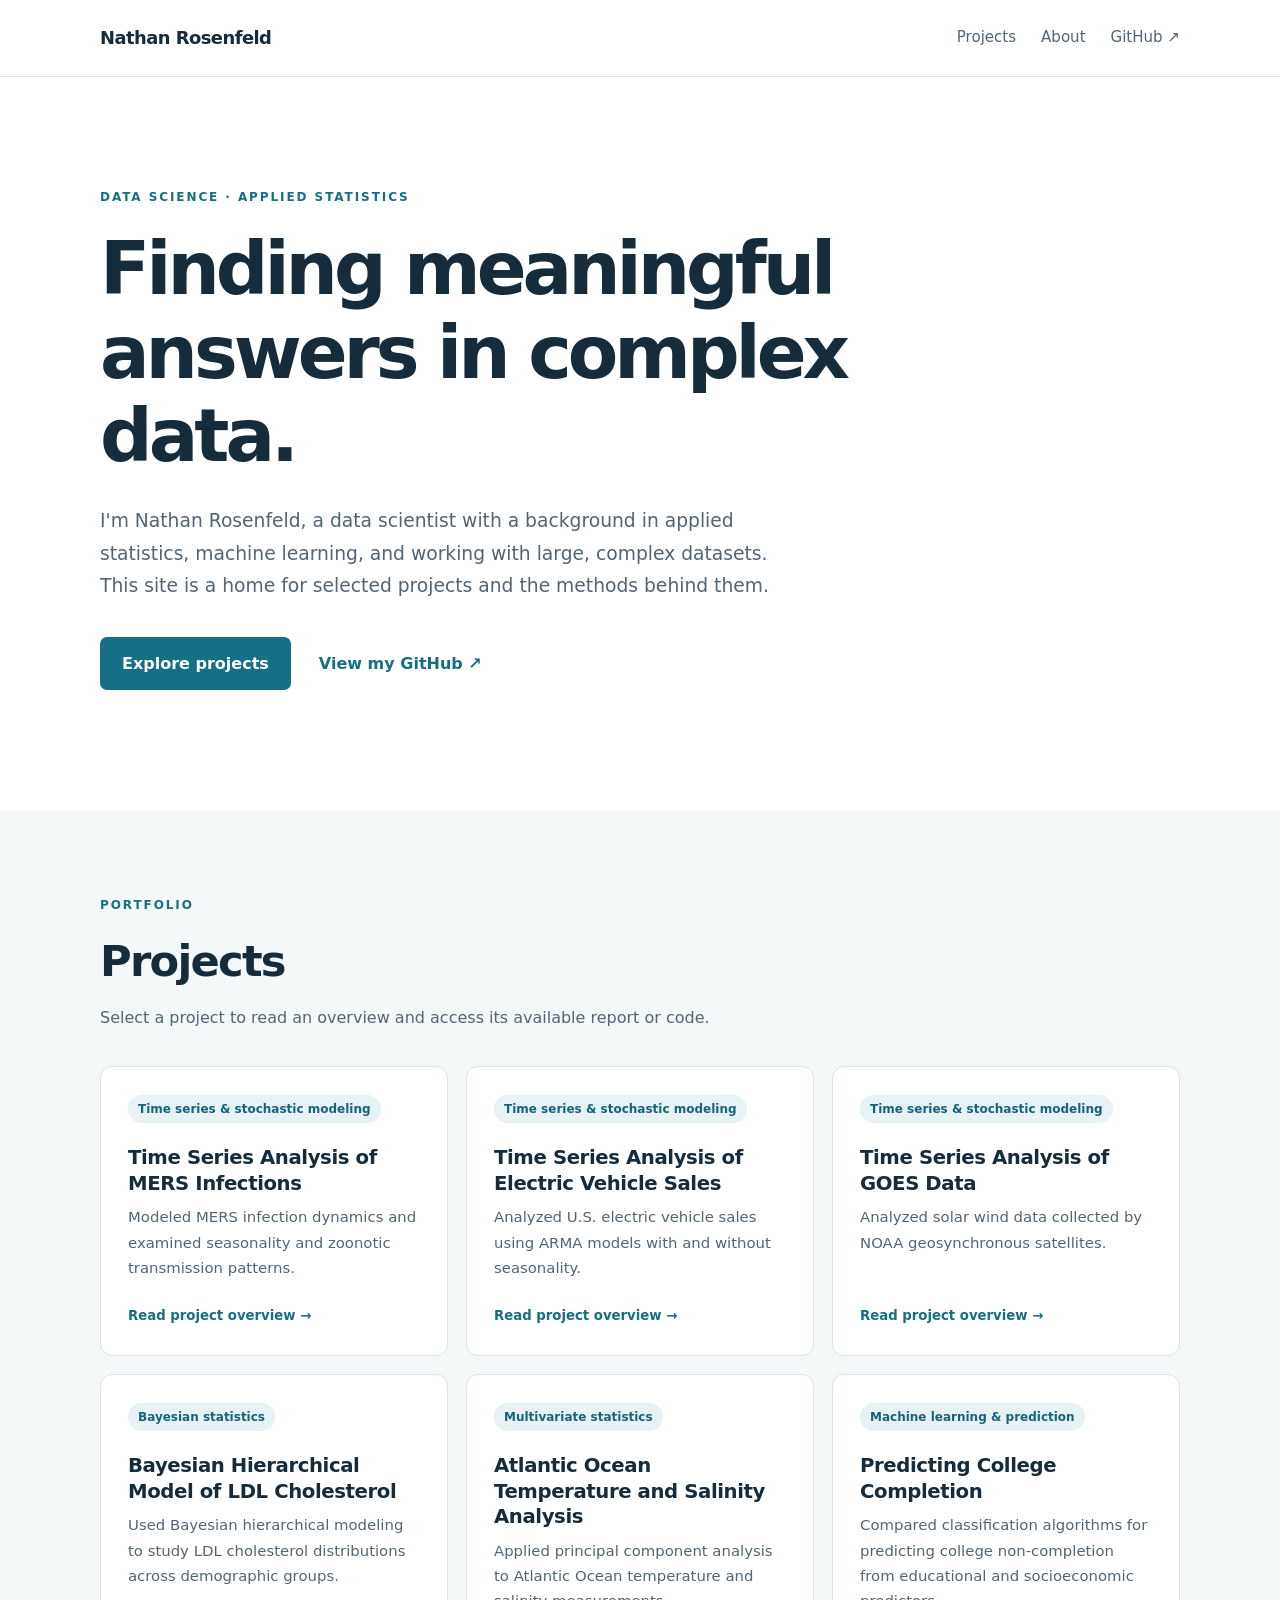
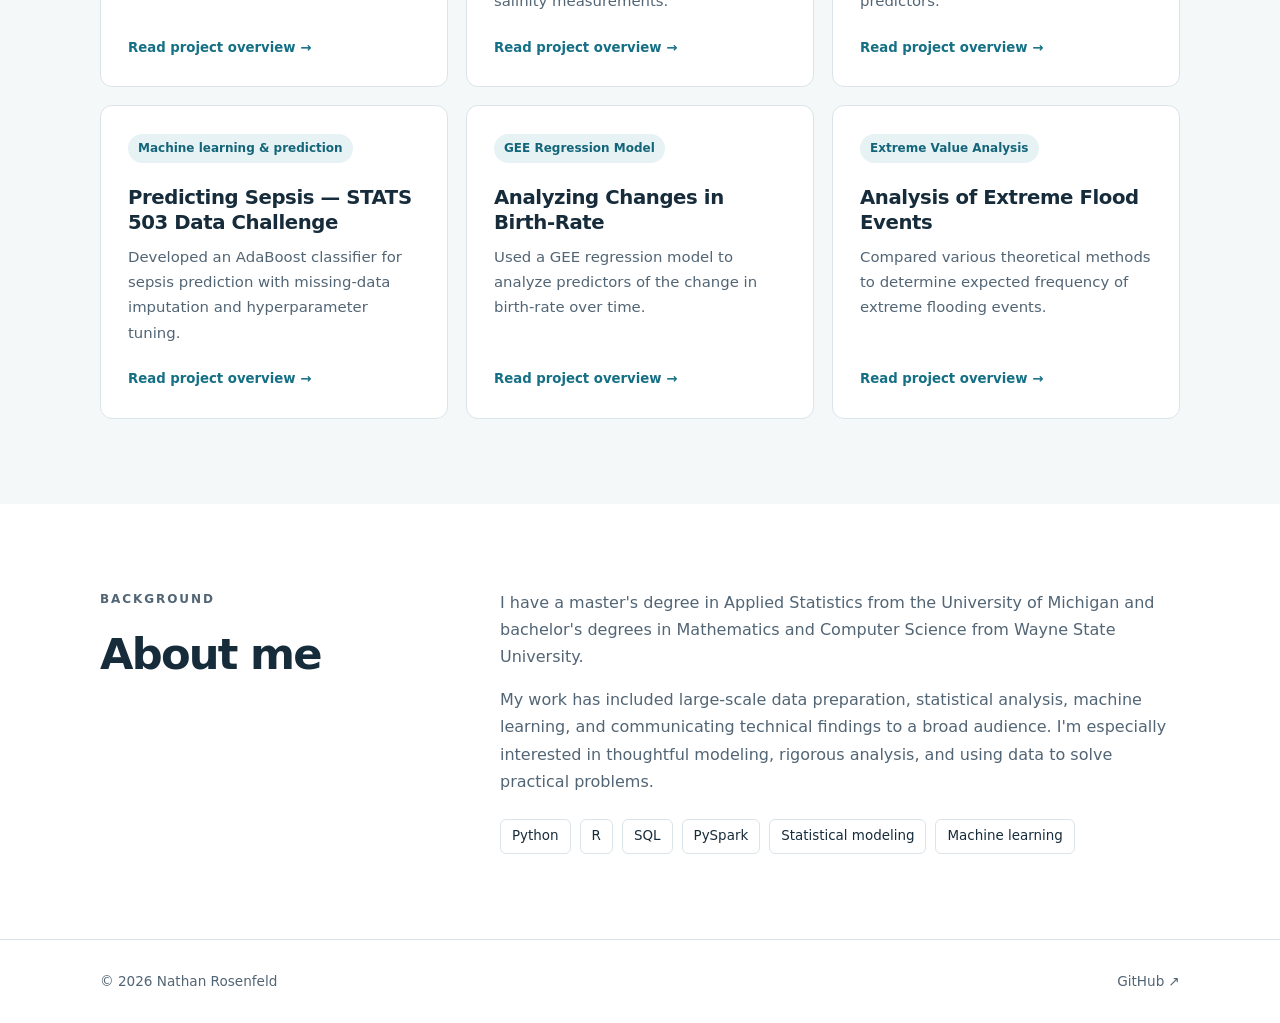
<file: index.html>
<!doctype html>
<html lang="en">
<head>
  <meta charset="utf-8">
  <meta name="viewport" content="width=device-width,initial-scale=1">
  <meta name="description" content="Projects in statistical modeling, time series, Bayesian analysis and machine learning.">
  <title>
    Data Science Portfolio | Nathan Rosenfeld
  </title>
  <link rel="stylesheet" href="/style.css">
</head>
<body>
  <header class="site-header">
    <nav class="container nav" aria-label="Main navigation">
      <a class="brand" href="/">Nathan Rosenfeld</a>
      <div class="nav-links">
        <a href="/#projects">Projects</a>
        <a href="/#about">About</a>
        <a href="https://github.com/nrosenfeld" target="_blank" rel="noopener noreferrer">GitHub ↗</a>
      </div>
    </nav>
  </header>

  <main>
    <section class="hero container" id="home">
      <p class="eyebrow">DATA SCIENCE · APPLIED STATISTICS</p>
      <h1>Finding meaningful answers in complex data.</h1>
      <p class="lead">I'm Nathan Rosenfeld, a data scientist with a background in applied statistics,
        machine learning, and working with large, complex datasets. This site is a home for selected
        projects and the methods behind them.
      </p>
      <div class="actions">
        <a class="button" href="#projects">Explore projects</a>
        <a class="text-link" href="https://github.com/nrosenfeld" target="_blank" rel="noopener noreferrer">View my GitHub ↗</a>
      </div>
    </section>

    <section class="section tinted" id="projects">
      <div class="container">
        <p class="eyebrow">PORTFOLIO</p>
        <h2>Projects</h2>
        <p class="section-intro">Select a project to read an overview and access its available report or code.</p>
        <div class="project-grid">
          <article class="project-card">
            <div class="card-top">
              <span class="tag">Time series &amp; stochastic modeling</span>
            </div>
              <h3><a href="/projects/mers.html">Time Series Analysis of MERS Infections</a>
              </h3>
              <p>Modeled MERS infection dynamics and examined seasonality and zoonotic transmission patterns.</p>
              <p class="status">
                <a href="/projects/mers.html">Read project overview →</a>
              </p>
            </article>

            <article class="project-card">
              <div class="card-top">
                <span class="tag">Time series &amp; stochastic modeling</span>
              </div>
              <h3>
                <a href="/projects/electric-vehicle-sales.html">Time Series Analysis of Electric Vehicle Sales</a>
              </h3>
              <p>Analyzed U.S. electric vehicle sales using ARMA models with and without seasonality.</p>
              <p class="status"><a href="/projects/electric-vehicle-sales.html">Read project overview →</a></p>
            </article>

            <article class="project-card">
              <div class="card-top">
                <span class="tag">Time series &amp; stochastic modeling</span>
              </div>
              <h3>
                <a href="/projects/goes.html">Time Series Analysis of GOES Data</a>
              </h3>
              <p>Analyzed solar wind data collected by NOAA geosynchronous satellites.</p>
              <p class="status"><a href="/projects/goes.html">Read project overview →</a></p>
            </article>

            <article class="project-card">
              <div class="card-top">
                <span class="tag">Bayesian statistics</span>
              </div>
              <h3>
                <a href="/projects/ldl.html">Bayesian Hierarchical Model of LDL Cholesterol</a>
              </h3>
              <p>Used Bayesian hierarchical modeling to study LDL cholesterol distributions across demographic groups.</p>
              <p class="status">
                <a href="/projects/ldl.html">Read project overview →</a>
              </p>
            </article>

            <article class="project-card">
              <div class="card-top">
                <span class="tag">Multivariate statistics</span>
              </div>
              <h3>
                <a href="/projects/atlantic.html">Atlantic Ocean Temperature and Salinity Analysis</a>
              </h3>
              <p>Applied principal component analysis to Atlantic Ocean temperature and salinity measurements.</p>
              <p class="status"><a href="/projects/atlantic.html">Read project overview →</a></p>
            </article>

            <article class="project-card">
              <div class="card-top">
                <span class="tag">Machine learning &amp; prediction</span>
              </div>
              <h3>
                <a href="/projects/college.html">Predicting College Completion</a>
              </h3>
              <p>Compared classification algorithms for predicting college non-completion from educational and socioeconomic predictors.</p>
              <p class="status">
                <a href="/projects/college.html">Read project overview →</a>
              </p>
            </article>

            <article class="project-card">
              <div class="card-top">
                <span class="tag">Machine learning &amp; prediction</span>
              </div>
              <h3>
                <a href="/projects/sepsis.html">Predicting Sepsis — STATS 503 Data Challenge</a>
              </h3>
              <p>Developed an AdaBoost classifier for sepsis prediction with missing-data imputation and hyperparameter tuning.</p>
              <p class="status">
                <a href="/projects/sepsis.html">Read project overview →</a>
              </p>
            </article>

            <article class="project-card">
              <div class="card-top">
                <span class="tag">GEE Regression Model</span>
              </div>
              <h3>
                <a href="/projects/natality.html">Analyzing Changes in Birth-Rate</a>
              </h3>
              <p>Used a GEE regression model to analyze predictors of the change in birth-rate over time.</p>
              <p class="status">
                <a href="/projects/natality.html">Read project overview →</a>
              </p>
            </article>

            <article class="project-card">
              <div class="card-top">
                <span class="tag">Extreme Value Analysis</span>
              </div>
              <h3>
                <a href="/projects/flooding.html">Analysis of Extreme Flood Events</a>
              </h3>
              <p>Compared various theoretical methods to determine expected frequency of extreme flooding events.</p>
              <p class="status">
                <a href="/projects/flooding.html">Read project overview →</a>
              </p>
            </article>




          </div>
        </div>
      </section>

      <section class="section container about" id="about">
        <div>
          <p class="eyebrow">BACKGROUND</p>
          <h2>About me</h2>
        </div>
        <div>
          <p>I have a master's degree in Applied Statistics from the University of Michigan and bachelor's degrees in Mathematics and
            Computer Science from Wayne State University.</p>
          <p>My work has included large-scale data preparation, statistical analysis, machine learning, and communicating technical
            findings to a broad audience. I'm especially interested in thoughtful modeling, rigorous analysis, and using data to solve
            practical problems.
          </p>

          <div class="skills">
            <span>Python</span>
            <span>R</span>
            <span>SQL</span>
            <span>PySpark</span>
            <span>Statistical modeling</span>
            <span>Machine learning</span>
          </div>
        </div>
      </section>
    </main>

    <footer>
      <div class="container footer">
        <span>© <span id="year">2026</span> Nathan Rosenfeld</span>
        <a href="https://github.com/nrosenfeld" target="_blank" rel="noopener noreferrer">GitHub ↗</a>
      </div>
    </footer>

    <script>document.getElementById("year").textContent = new Date().getFullYear();</script></body></html>
</file>
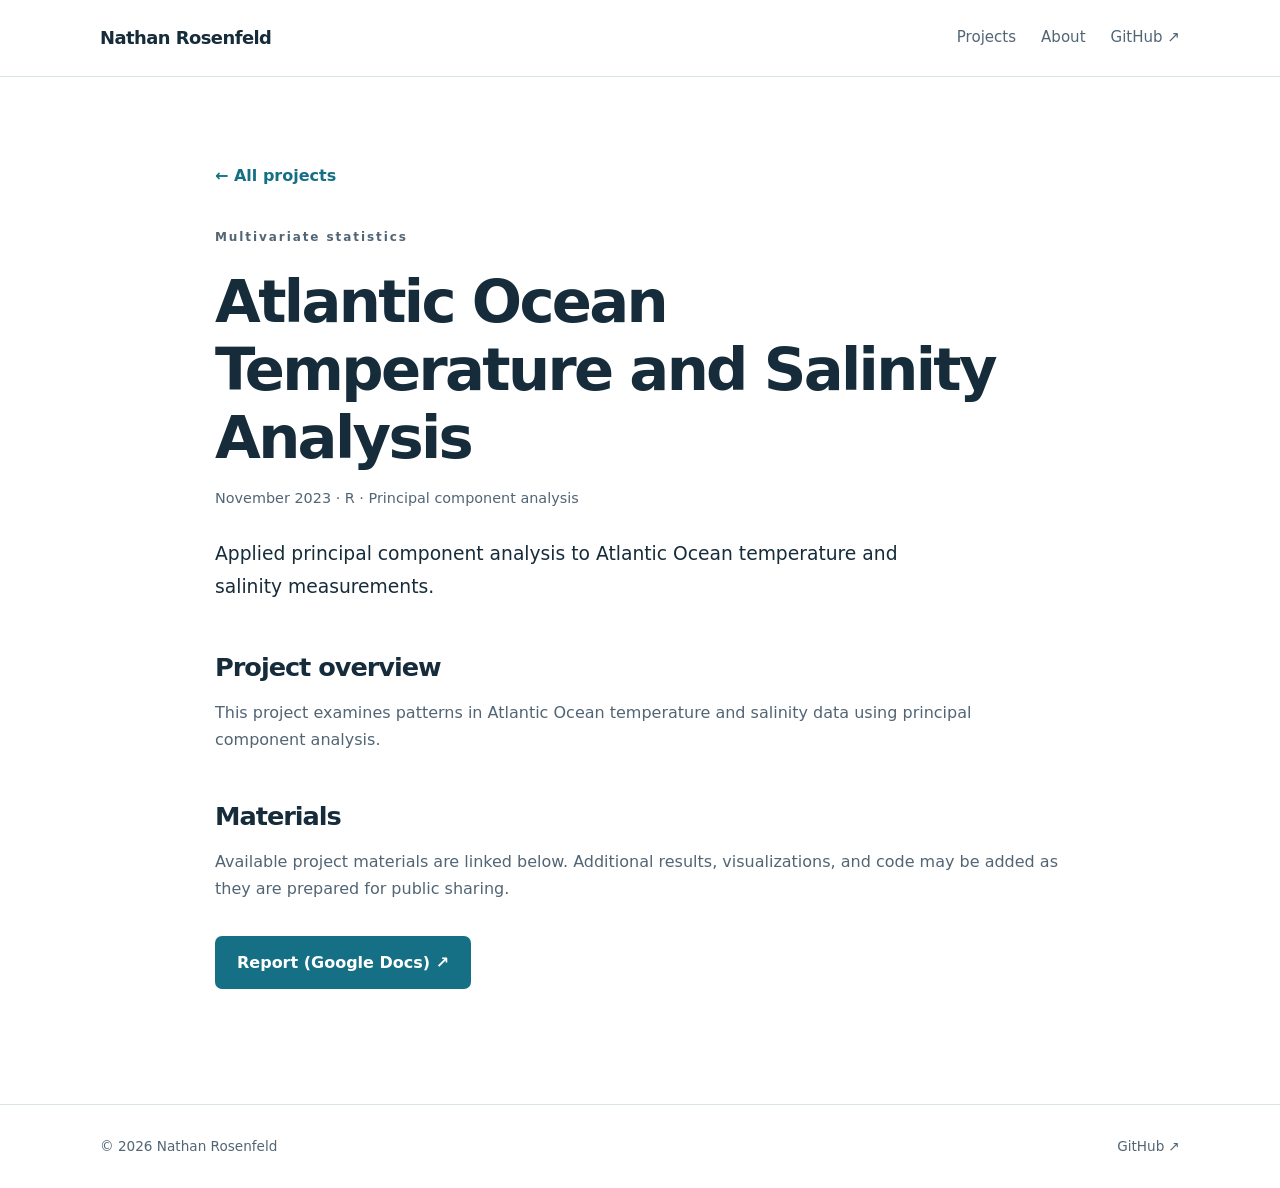
<file: projects/atlantic.html>
<!doctype html><html lang="en"><head><meta charset="utf-8"><meta name="viewport" content="width=device-width,initial-scale=1"><meta name="description" content="Applied principal component analysis to Atlantic Ocean temperature and salinity measurements."><title>Atlantic Ocean Temperature and Salinity Analysis | Nathan Rosenfeld</title><link rel="stylesheet" href="/style.css"></head><body><header class="site-header"><nav class="container nav" aria-label="Main navigation"><a class="brand" href="/">Nathan Rosenfeld</a><div class="nav-links"><a href="/#projects">Projects</a><a href="/#about">About</a><a href="https://github.com/nrosenfeld" target="_blank" rel="noopener noreferrer">GitHub ↗</a></div></nav></header><main><section class="section container project-detail"><a class="text-link" href="/#projects">← All projects</a><p class="eyebrow" style="margin-top:38px">Multivariate statistics</p><h1>Atlantic Ocean Temperature and Salinity Analysis</h1><p class="detail-meta">November 2023 · R · Principal component analysis</p><p class="lead">Applied principal component analysis to Atlantic Ocean temperature and salinity measurements.</p><h2>Project overview</h2><p>This project examines patterns in Atlantic Ocean temperature and salinity data using principal component analysis.</p><h2>Materials</h2><p>Available project materials are linked below. Additional results, visualizations, and code may be added as they are prepared for public sharing.</p><div class="actions"><a class="button" href="https://docs.google.com/document/d/1p1R6ZIjlBqW3QqHDlXFXkCoJvnSn6vyawREAB6zU2_A/edit?usp=sharing" target="_blank" rel="noopener noreferrer">Report (Google Docs) ↗</a></div></section></main><footer><div class="container footer"><span>© <span id="year">2026</span> Nathan Rosenfeld</span><a href="https://github.com/nrosenfeld" target="_blank" rel="noopener noreferrer">GitHub ↗</a></div></footer><script>document.getElementById("year").textContent = new Date().getFullYear();</script></body></html>
</file>
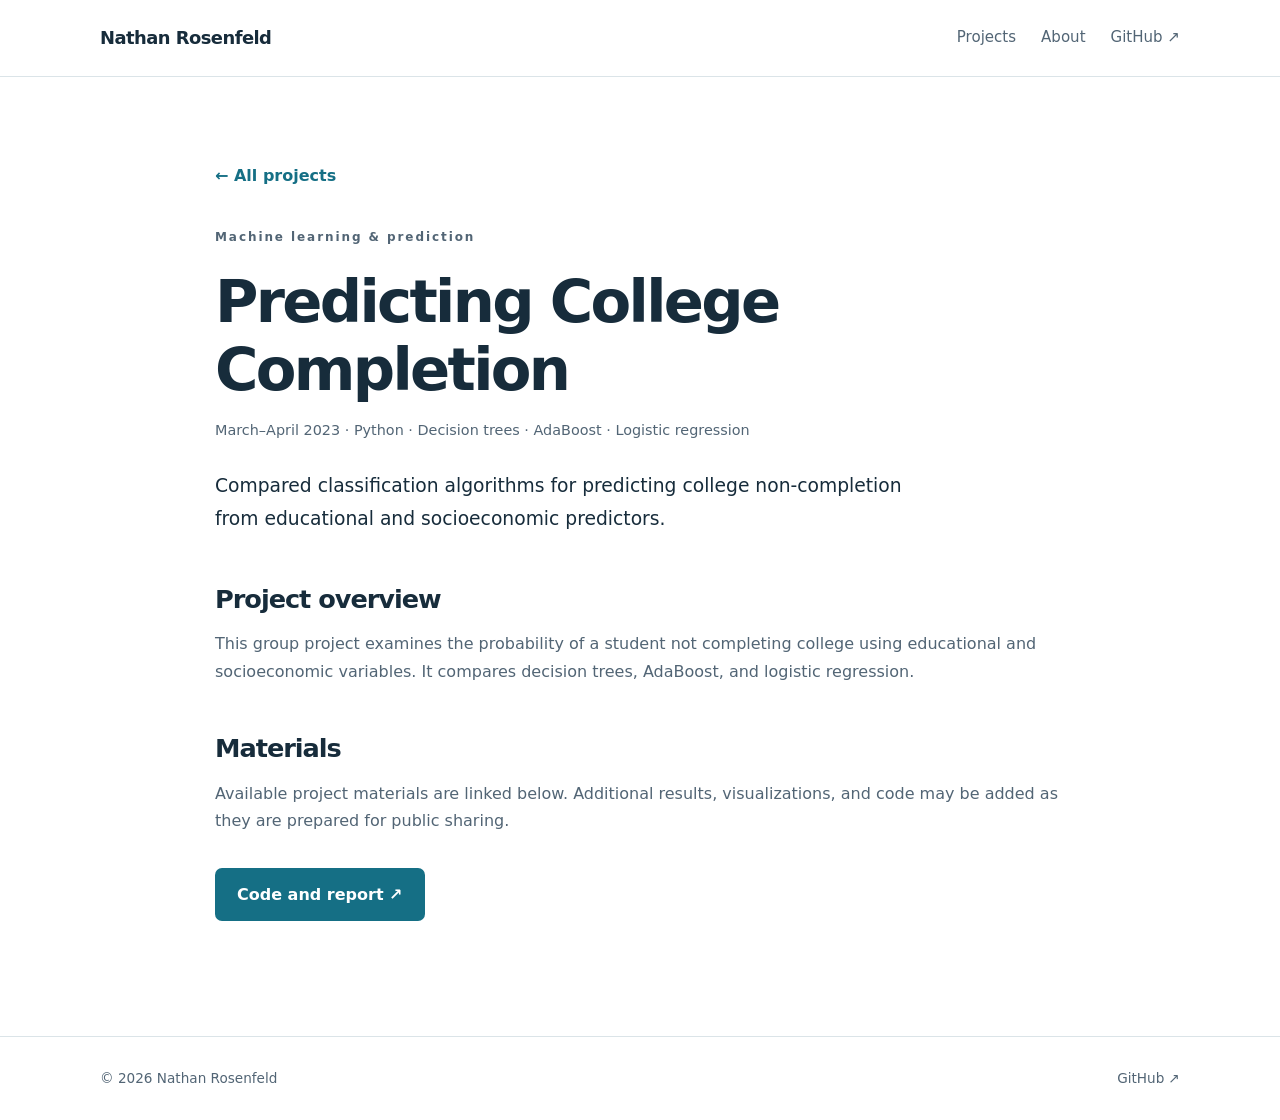
<file: projects/college.html>
<!doctype html><html lang="en"><head><meta charset="utf-8"><meta name="viewport" content="width=device-width,initial-scale=1"><meta name="description" content="Compared classification algorithms for predicting college non-completion from educational and socioeconomic predictors."><title>Predicting College Completion | Nathan Rosenfeld</title><link rel="stylesheet" href="/style.css"></head><body><header class="site-header"><nav class="container nav" aria-label="Main navigation"><a class="brand" href="/">Nathan Rosenfeld</a><div class="nav-links"><a href="/#projects">Projects</a><a href="/#about">About</a><a href="https://github.com/nrosenfeld" target="_blank" rel="noopener noreferrer">GitHub ↗</a></div></nav></header><main><section class="section container project-detail"><a class="text-link" href="/#projects">← All projects</a><p class="eyebrow" style="margin-top:38px">Machine learning &amp; prediction</p><h1>Predicting College Completion</h1><p class="detail-meta">March–April 2023 · Python · Decision trees · AdaBoost · Logistic regression</p><p class="lead">Compared classification algorithms for predicting college non-completion from educational and socioeconomic predictors.</p><h2>Project overview</h2><p>This group project examines the probability of a student not completing college using educational and socioeconomic variables. It compares decision trees, AdaBoost, and logistic regression.</p><h2>Materials</h2><p>Available project materials are linked below. Additional results, visualizations, and code may be added as they are prepared for public sharing.</p><div class="actions"><a class="button" href="https://github.com/nrosenfeld/school_complete" target="_blank" rel="noopener noreferrer">Code and report ↗</a></div></section></main><footer><div class="container footer"><span>© <span id="year">2026</span> Nathan Rosenfeld</span><a href="https://github.com/nrosenfeld" target="_blank" rel="noopener noreferrer">GitHub ↗</a></div></footer><script>document.getElementById("year").textContent = new Date().getFullYear();</script></body></html>
</file>
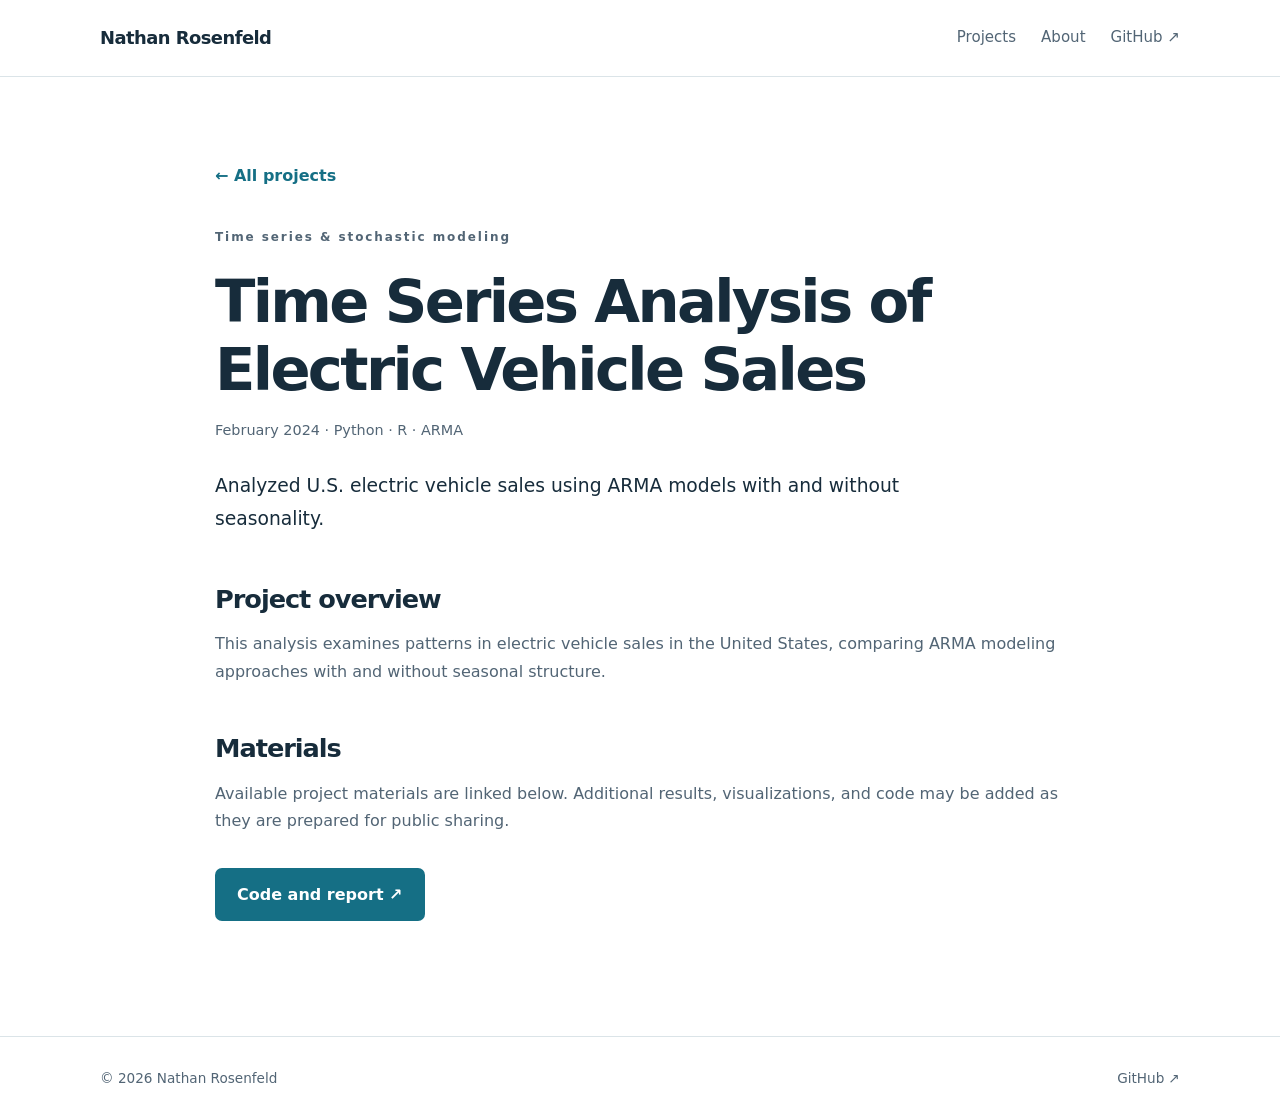
<file: projects/electric-vehicle-sales.html>
<!doctype html><html lang="en"><head><meta charset="utf-8"><meta name="viewport" content="width=device-width,initial-scale=1"><meta name="description" content="Analyzed U.S. electric vehicle sales using ARMA models with and without seasonality."><title>Time Series Analysis of Electric Vehicle Sales | Nathan Rosenfeld</title><link rel="stylesheet" href="/style.css"></head><body><header class="site-header"><nav class="container nav" aria-label="Main navigation"><a class="brand" href="/">Nathan Rosenfeld</a><div class="nav-links"><a href="/#projects">Projects</a><a href="/#about">About</a><a href="https://github.com/nrosenfeld" target="_blank" rel="noopener noreferrer">GitHub ↗</a></div></nav></header><main><section class="section container project-detail"><a class="text-link" href="/#projects">← All projects</a><p class="eyebrow" style="margin-top:38px">Time series &amp; stochastic modeling</p><h1>Time Series Analysis of Electric Vehicle Sales</h1><p class="detail-meta">February 2024 · Python · R · ARMA</p><p class="lead">Analyzed U.S. electric vehicle sales using ARMA models with and without seasonality.</p><h2>Project overview</h2><p>This analysis examines patterns in electric vehicle sales in the United States, comparing ARMA modeling approaches with and without seasonal structure.</p><h2>Materials</h2><p>Available project materials are linked below. Additional results, visualizations, and code may be added as they are prepared for public sharing.</p><div class="actions"><a class="button" href="https://github.com/nrosenfeld/electric-vehicle-sales" target="_blank" rel="noopener noreferrer">Code and report ↗</a></div></section></main><footer><div class="container footer"><span>© <span id="year">2026</span> Nathan Rosenfeld</span><a href="https://github.com/nrosenfeld" target="_blank" rel="noopener noreferrer">GitHub ↗</a></div></footer><script>document.getElementById("year").textContent = new Date().getFullYear();</script></body></html>
</file>
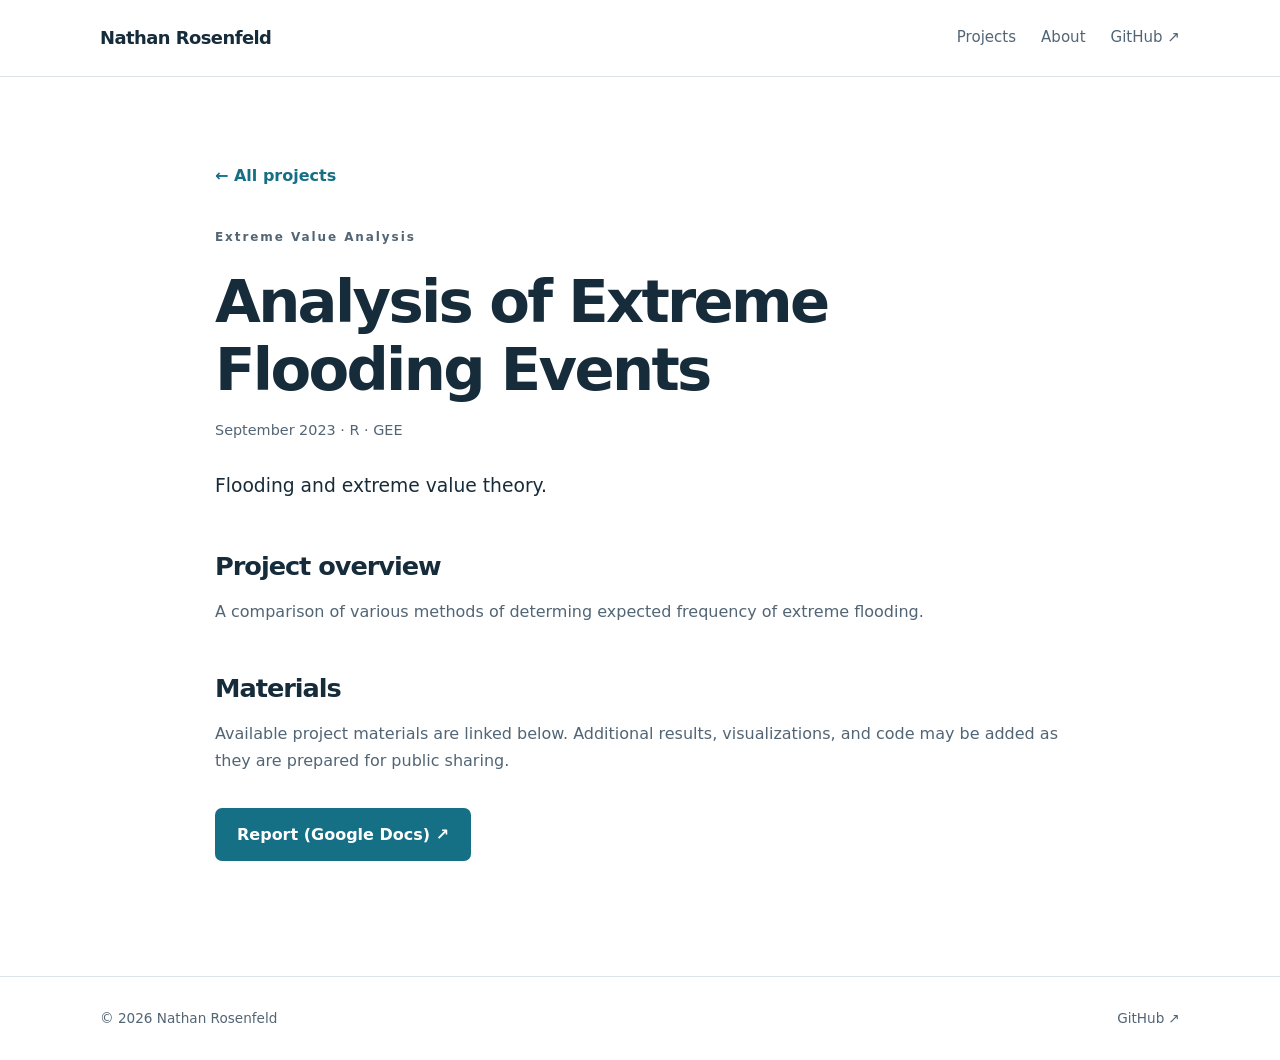
<file: projects/flooding.html>
<!doctype html>
<html lang="en">
<head>
  <meta charset="utf-8">
  <meta name="viewport" content="width=device-width,initial-scale=1">
  <meta name="description" content="Analyzed solar wind data collected by NOAA geosynchronous satellites.">
  <title>Analysis of Extreme Flooding Events| Nathan Rosenfeld</title>

  <link rel="stylesheet" href="/style.css"></head>
  <body>
    <header class="site-header">
      <nav class="container nav" aria-label="Main navigation">
        <a class="brand" href="/">Nathan Rosenfeld</a>
        <div class="nav-links">
          <a href="/#projects">Projects</a>
          <a href="/#about">About</a>
          <a href="https://github.com/nrosenfeld" target="_blank" rel="noopener noreferrer">GitHub ↗</a>
        </div>
      </nav>
    </header>

    <main>
      <section class="section container project-detail">
        <a class="text-link" href="/#projects">← All projects</a>
        <p class="eyebrow" style="margin-top:38px">Extreme Value Analysis</p>
        <h1>Analysis of Extreme Flooding Events</h1>
        <p class="detail-meta">September 2023 · R · GEE</p>
        <p class="lead">Flooding and extreme value theory.</p>
        <h2>Project overview</h2>
        <p>A comparison of various methods of determing expected frequency of extreme flooding.</p>

        <h2>Materials</h2>
        <p>Available project materials are linked below. Additional results, visualizations,
          and code may be added as they are prepared for public sharing.
        </p>
        <div class="actions">
          <a class="button" href="https://docs.google.com/document/d/15q2sGziUUUalhKEYvjyVOuMouAZcZvI_TmFvIcuxk30/edit?usp=sharing" target="_blank" rel="noopener noreferrer">Report (Google Docs) ↗</a>
        </div>
      </section>
    </main>

    <footer>
      <div class="container footer"><span>© <span id="year">2026</span> Nathan Rosenfeld</span><a href="https://github.com/nrosenfeld" target="_blank" rel="noopener noreferrer">GitHub ↗</a></div></footer><script>document.getElementById("year").textContent = new Date().getFullYear();</script></body></html>
</file>
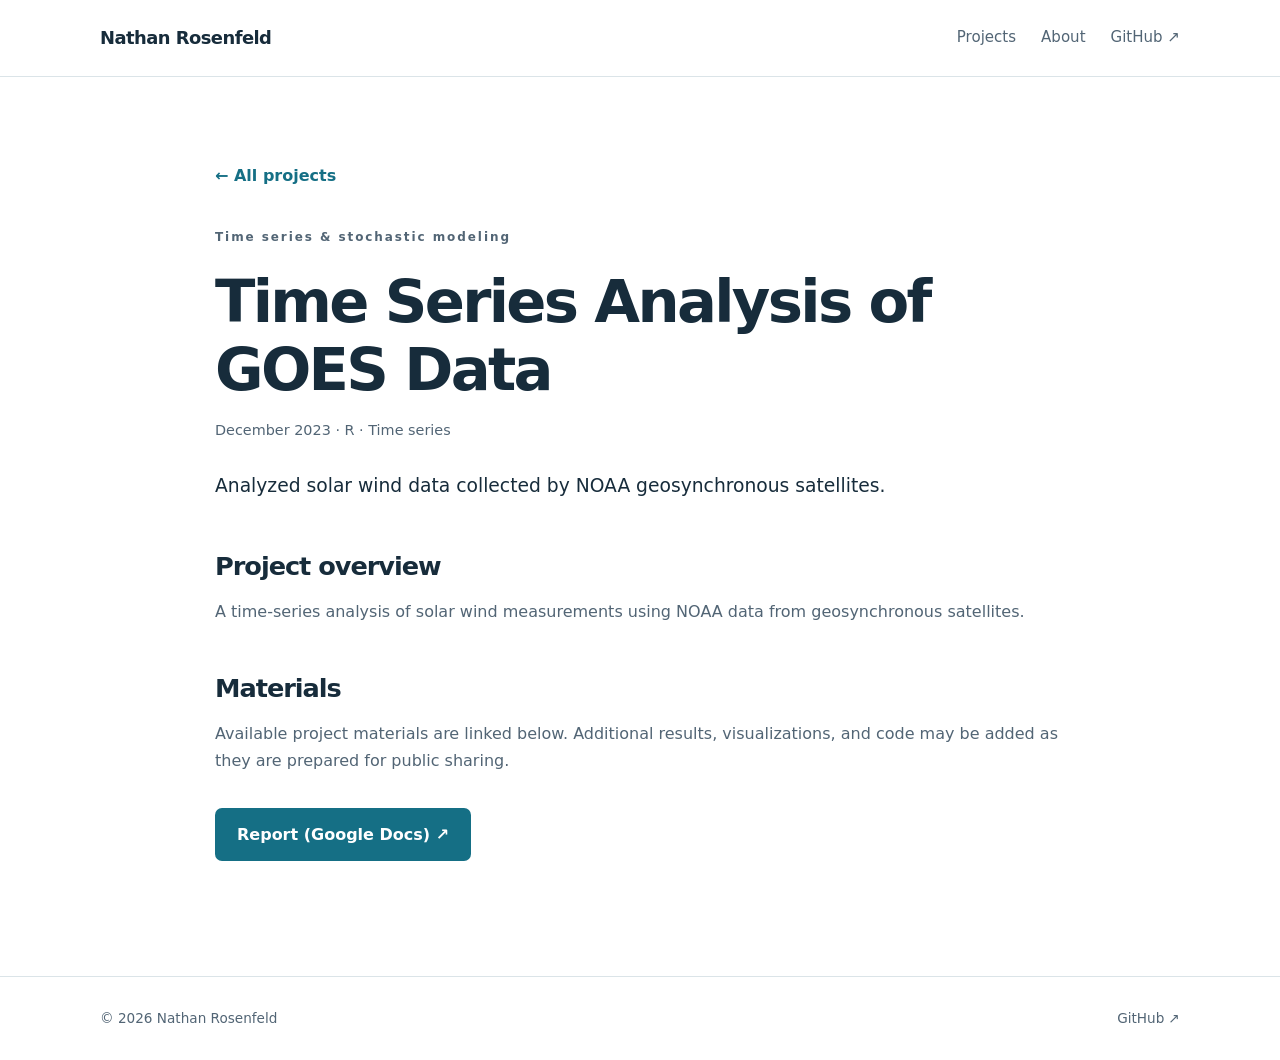
<file: projects/goes.html>
<!doctype html><html lang="en"><head><meta charset="utf-8"><meta name="viewport" content="width=device-width,initial-scale=1"><meta name="description" content="Analyzed solar wind data collected by NOAA geosynchronous satellites."><title>Time Series Analysis of GOES Data | Nathan Rosenfeld</title><link rel="stylesheet" href="/style.css"></head><body><header class="site-header"><nav class="container nav" aria-label="Main navigation"><a class="brand" href="/">Nathan Rosenfeld</a><div class="nav-links"><a href="/#projects">Projects</a><a href="/#about">About</a><a href="https://github.com/nrosenfeld" target="_blank" rel="noopener noreferrer">GitHub ↗</a></div></nav></header><main><section class="section container project-detail"><a class="text-link" href="/#projects">← All projects</a><p class="eyebrow" style="margin-top:38px">Time series &amp; stochastic modeling</p><h1>Time Series Analysis of GOES Data</h1><p class="detail-meta">December 2023 · R · Time series</p><p class="lead">Analyzed solar wind data collected by NOAA geosynchronous satellites.</p><h2>Project overview</h2><p>A time-series analysis of solar wind measurements using NOAA data from geosynchronous satellites.</p><h2>Materials</h2><p>Available project materials are linked below. Additional results, visualizations, and code may be added as they are prepared for public sharing.</p><div class="actions"><a class="button" href="https://docs.google.com/document/d/1I8_DxEbKslbP3HpfkVU8walQFl4TXvtoxePNG2STu_A/edit?usp=sharing" target="_blank" rel="noopener noreferrer">Report (Google Docs) ↗</a></div></section></main><footer><div class="container footer"><span>© <span id="year">2026</span> Nathan Rosenfeld</span><a href="https://github.com/nrosenfeld" target="_blank" rel="noopener noreferrer">GitHub ↗</a></div></footer><script>document.getElementById("year").textContent = new Date().getFullYear();</script></body></html>
</file>
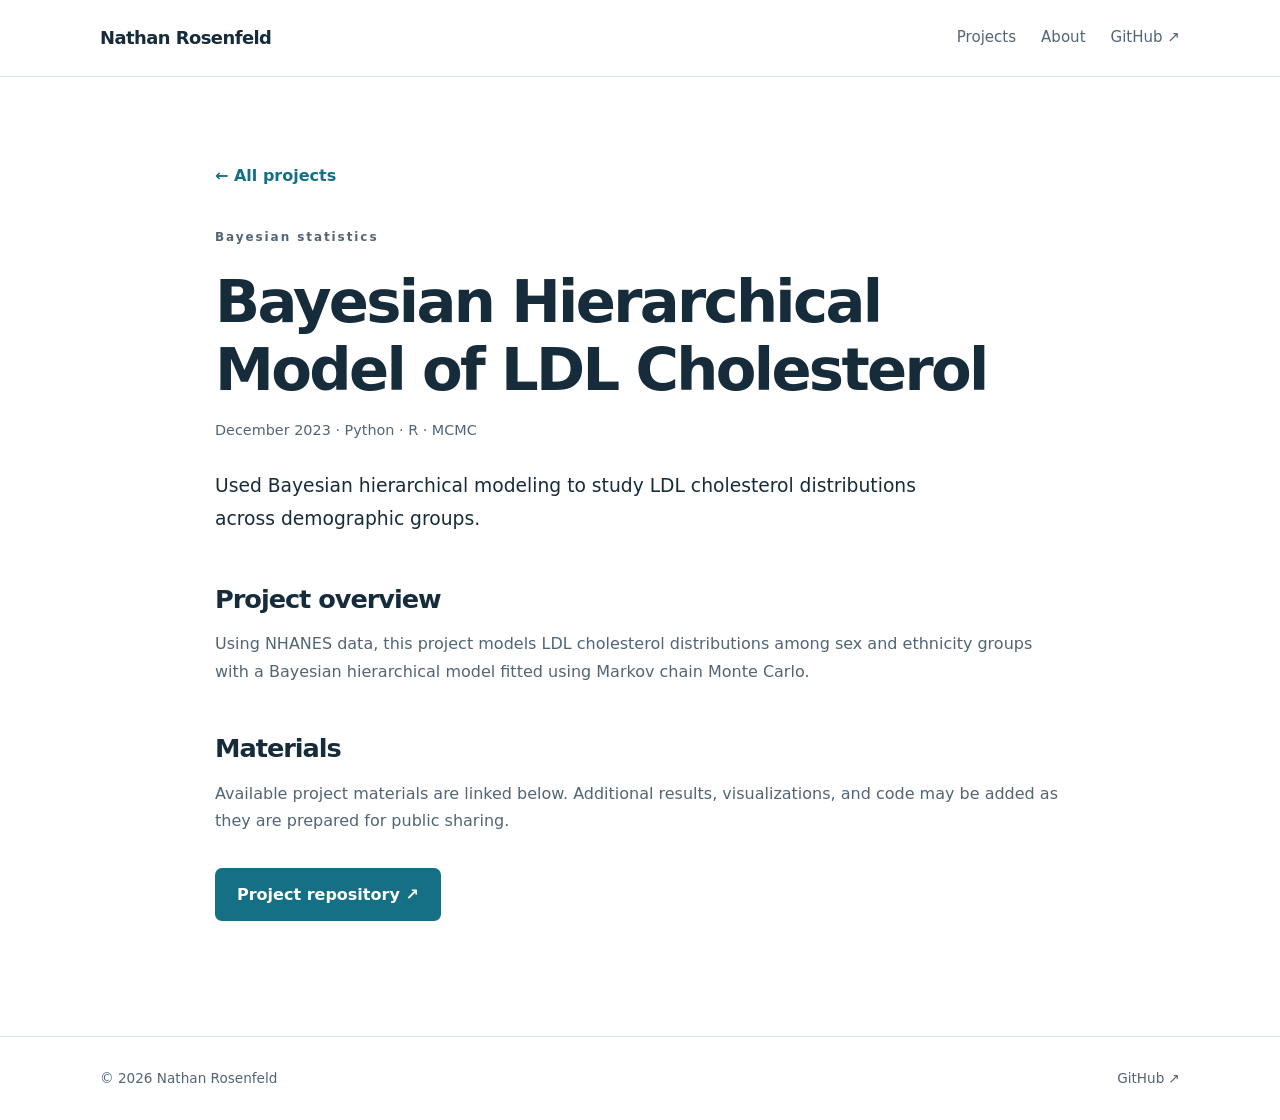
<file: projects/ldl.html>
<!doctype html><html lang="en"><head><meta charset="utf-8"><meta name="viewport" content="width=device-width,initial-scale=1"><meta name="description" content="Used Bayesian hierarchical modeling to study LDL cholesterol distributions across demographic groups."><title>Bayesian Hierarchical Model of LDL Cholesterol | Nathan Rosenfeld</title><link rel="stylesheet" href="/style.css"></head><body><header class="site-header"><nav class="container nav" aria-label="Main navigation"><a class="brand" href="/">Nathan Rosenfeld</a><div class="nav-links"><a href="/#projects">Projects</a><a href="/#about">About</a><a href="https://github.com/nrosenfeld" target="_blank" rel="noopener noreferrer">GitHub ↗</a></div></nav></header><main><section class="section container project-detail"><a class="text-link" href="/#projects">← All projects</a><p class="eyebrow" style="margin-top:38px">Bayesian statistics</p><h1>Bayesian Hierarchical Model of LDL Cholesterol</h1><p class="detail-meta">December 2023 · Python · R · MCMC</p><p class="lead">Used Bayesian hierarchical modeling to study LDL cholesterol distributions across demographic groups.</p><h2>Project overview</h2><p>Using NHANES data, this project models LDL cholesterol distributions among sex and ethnicity groups with a Bayesian hierarchical model fitted using Markov chain Monte Carlo.</p><h2>Materials</h2><p>Available project materials are linked below. Additional results, visualizations, and code may be added as they are prepared for public sharing.</p><div class="actions"><a class="button" href="https://github.com/nrosenfeld/LDL-hierarchical-model" target="_blank" rel="noopener noreferrer">Project repository ↗</a></div></section></main><footer><div class="container footer"><span>© <span id="year">2026</span> Nathan Rosenfeld</span><a href="https://github.com/nrosenfeld" target="_blank" rel="noopener noreferrer">GitHub ↗</a></div></footer><script>document.getElementById("year").textContent = new Date().getFullYear();</script></body></html>
</file>
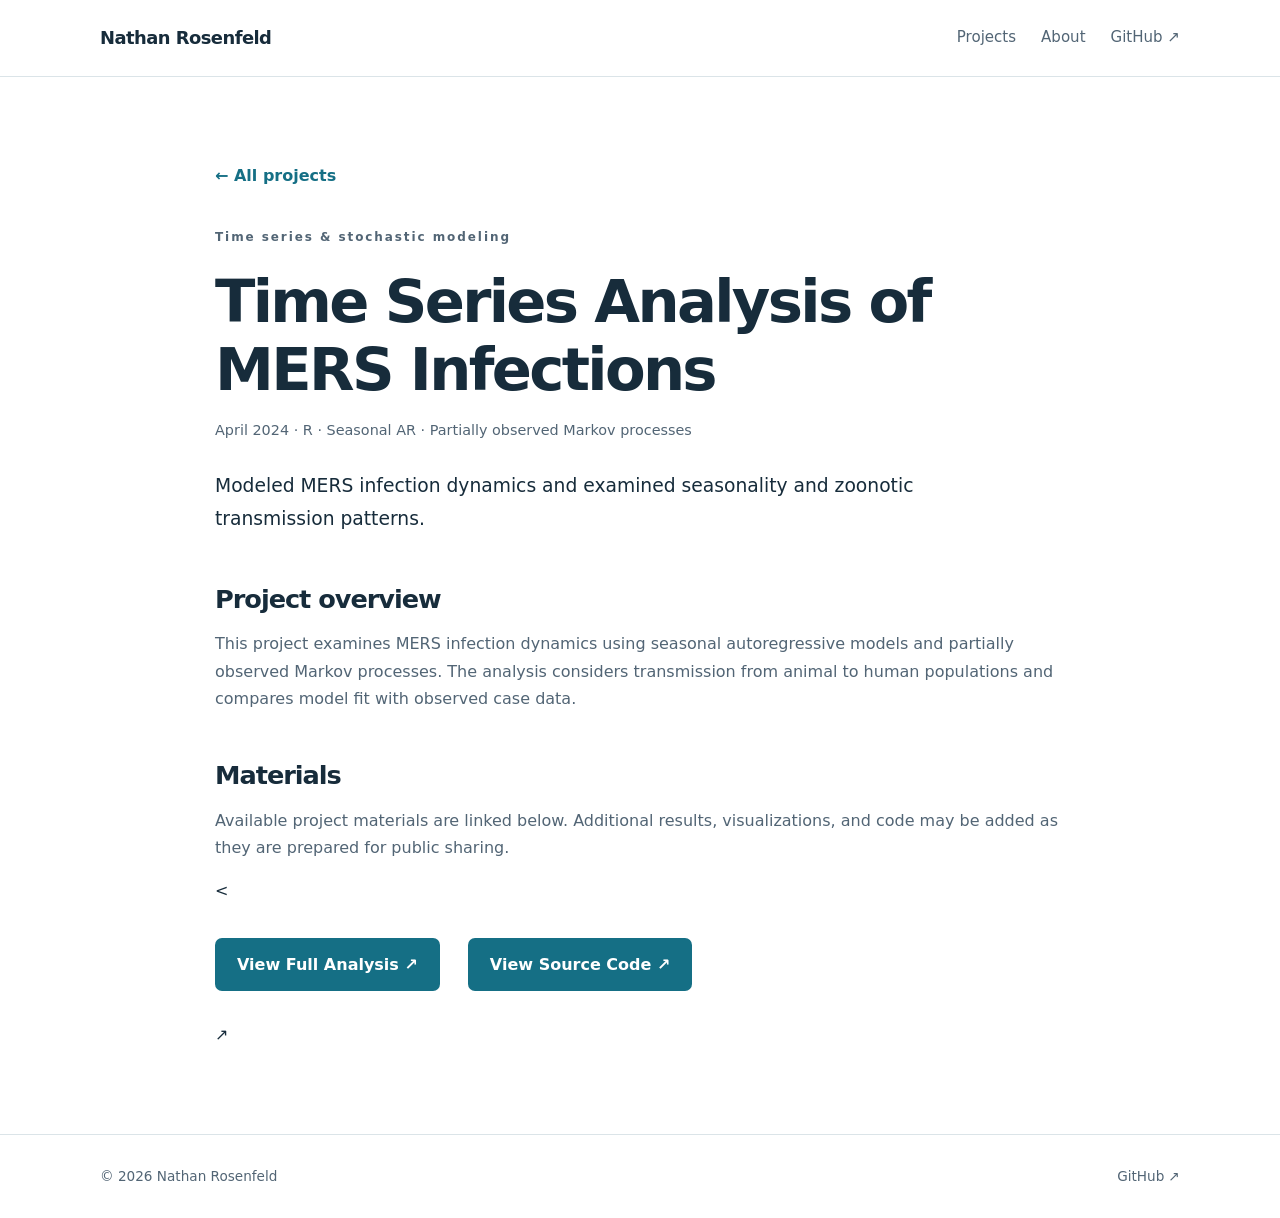
<file: projects/mers.html>
<!doctype html><html lang="en"><head><meta charset="utf-8"><meta name="viewport" content="width=device-width,initial-scale=1"><meta name="description" content="Modeled MERS infection dynamics and examined seasonality and zoonotic transmission patterns."><title>Time Series Analysis of MERS Infections | Nathan Rosenfeld</title><link rel="stylesheet" href="/style.css"></head><body><header class="site-header"><nav class="container nav" aria-label="Main navigation"><a class="brand" href="/">Nathan Rosenfeld</a><div class="nav-links"><a href="/#projects">Projects</a><a href="/#about">About</a><a href="https://github.com/nrosenfeld" target="_blank" rel="noopener noreferrer">GitHub ↗</a></div></nav></header><main><section class="section container project-detail"><a class="text-link" href="/#projects">← All projects</a><p class="eyebrow" style="margin-top:38px">Time series &amp; stochastic modeling</p><h1>Time Series Analysis of MERS Infections</h1><p class="detail-meta">April 2024 · R · Seasonal AR · Partially observed Markov processes</p><p class="lead">Modeled MERS infection dynamics and examined seasonality and zoonotic transmission patterns.</p><h2>Project overview</h2><p>This project examines MERS infection dynamics using seasonal autoregressive models and partially observed Markov processes. The analysis considers transmission from animal to human populations and compares model fit with observed case data.</p><h2>Materials</h2><p>Available project materials are linked below. Additional results, visualizations, and code may be added as they are prepared for public sharing.</p><<div class="actions">
  <a class="button"
     href="https://nrosenfeld.github.io/MERS/unblinded.html"
     target="_blank"
     rel="noopener noreferrer">
    View Full Analysis ↗
  </a>

  <a class="button"
     href="https://github.com/nrosenfeld/MERS"
     target="_blank"
     rel="noopener noreferrer">
    View Source Code ↗
  </a>
</div>↗</a></div></section></main><footer><div class="container footer"><span>© <span id="year">2026</span> Nathan Rosenfeld</span><a href="https://github.com/nrosenfeld" target="_blank" rel="noopener noreferrer">GitHub ↗</a></div></footer><script>document.getElementById("year").textContent = new Date().getFullYear();</script></body></html>
</file>
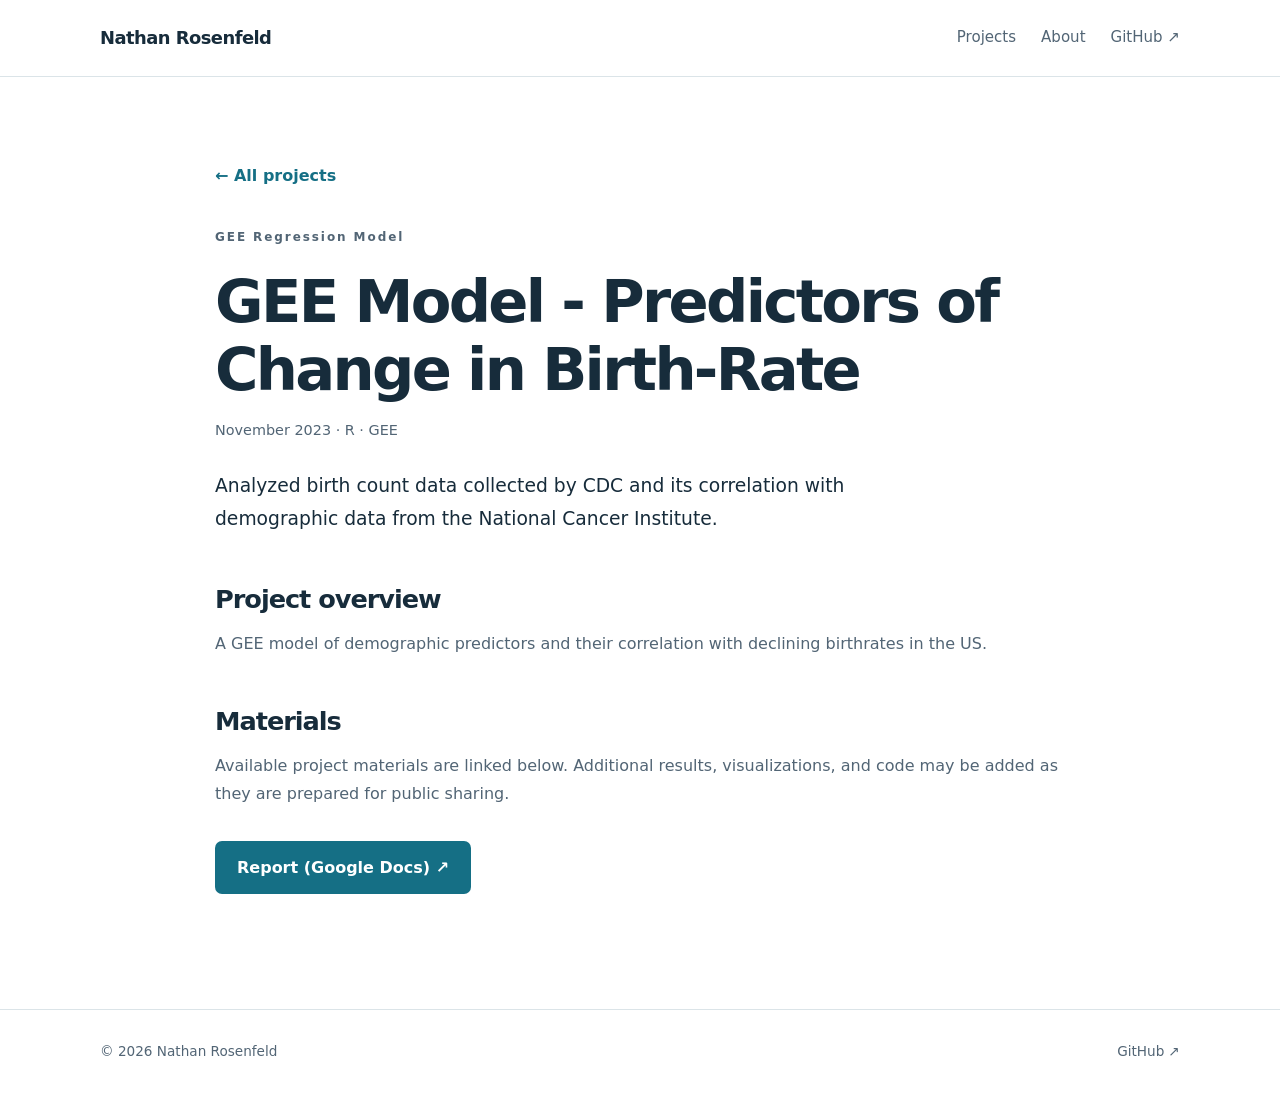
<file: projects/natality.html>
<!doctype html>
<html lang="en">
<head>
  <meta charset="utf-8">
  <meta name="viewport" content="width=device-width,initial-scale=1">
  <meta name="description" content="Analyzed solar wind data collected by NOAA geosynchronous satellites.">
  <title>Analysis of Wonder Birth-Count Data | Nathan Rosenfeld</title>

  <link rel="stylesheet" href="/style.css"></head>
  <body>
    <header class="site-header">
      <nav class="container nav" aria-label="Main navigation">
        <a class="brand" href="/">Nathan Rosenfeld</a>
        <div class="nav-links">
          <a href="/#projects">Projects</a>
          <a href="/#about">About</a>
          <a href="https://github.com/nrosenfeld" target="_blank" rel="noopener noreferrer">GitHub ↗</a>
        </div>
      </nav>
    </header>

    <main>
      <section class="section container project-detail">
        <a class="text-link" href="/#projects">← All projects</a>
        <p class="eyebrow" style="margin-top:38px">GEE Regression Model</p>
        <h1>GEE Model - Predictors of Change in Birth-Rate</h1>
        <p class="detail-meta">November 2023 · R · GEE</p>
        <p class="lead">Analyzed birth count data collected by CDC and its correlation with demographic data from the National Cancer Institute.</p>
        <h2>Project overview</h2>
        <p>A GEE model of demographic predictors and their correlation with declining birthrates in the US.</p>

        <h2>Materials</h2>
        <p>Available project materials are linked below. Additional results, visualizations,
          and code may be added as they are prepared for public sharing.
        </p>
        <div class="actions">
          <a class="button" href="https://docs.google.com/document/d/1Vt1OKTzEgql9OrpGAy1ig5Rx120eCvTP8Gk8aBzCt30/edit?tab=t.0" target="_blank" rel="noopener noreferrer">Report (Google Docs) ↗</a>
        </div>
      </section>
    </main>

    <footer>
      <div class="container footer"><span>© <span id="year">2026</span> Nathan Rosenfeld</span><a href="https://github.com/nrosenfeld" target="_blank" rel="noopener noreferrer">GitHub ↗</a></div></footer><script>document.getElementById("year").textContent = new Date().getFullYear();</script></body></html>
</file>
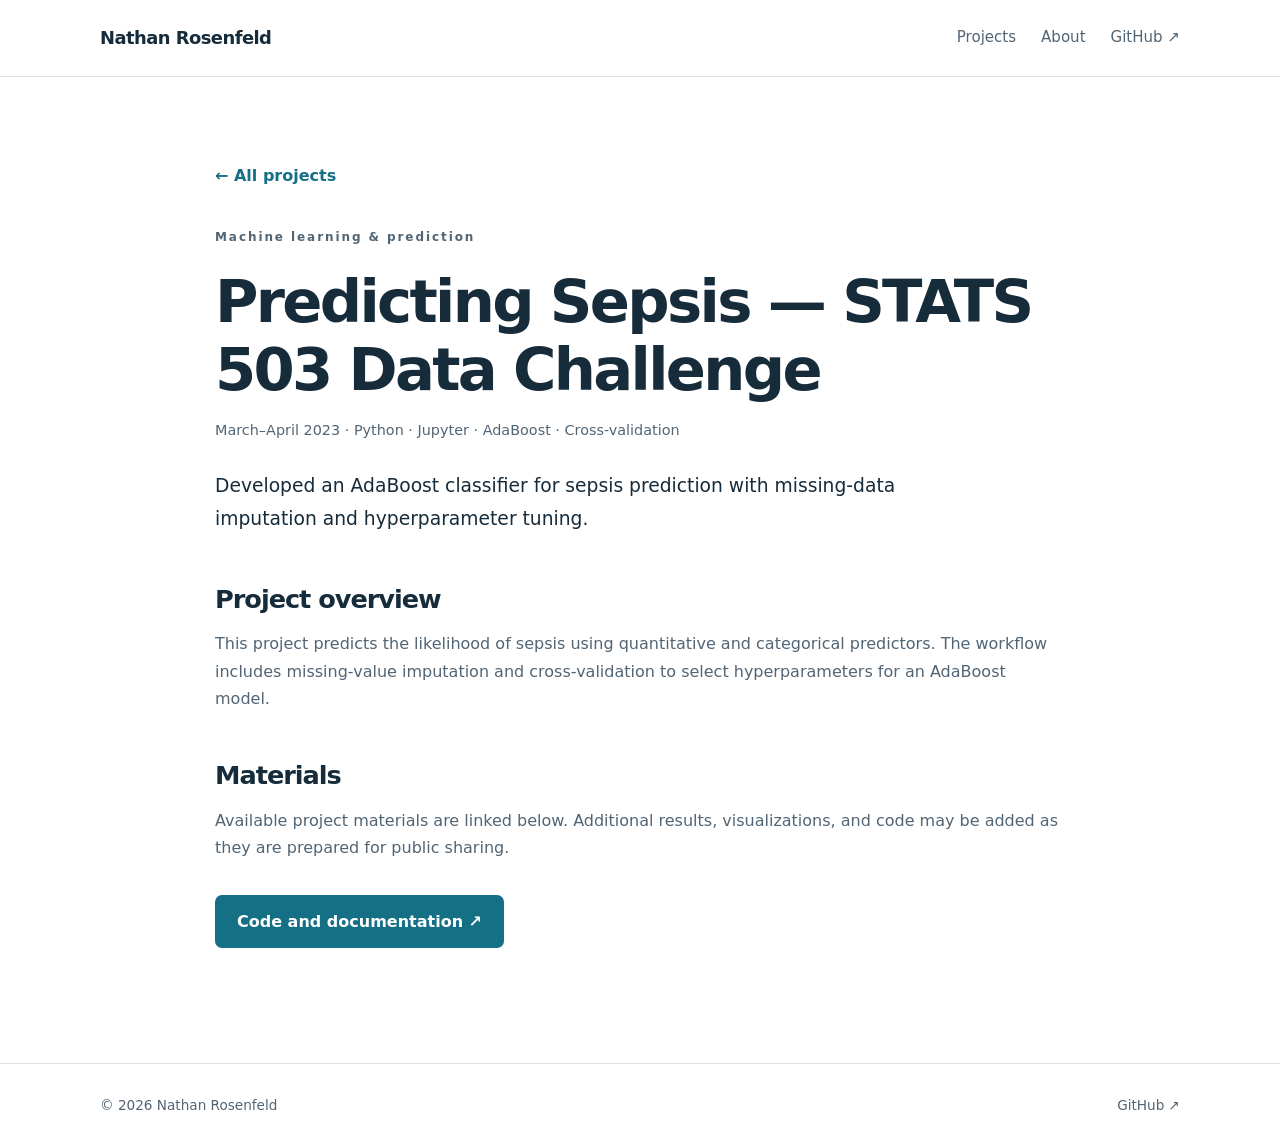
<file: projects/sepsis.html>
<!doctype html><html lang="en"><head><meta charset="utf-8"><meta name="viewport" content="width=device-width,initial-scale=1"><meta name="description" content="Developed an AdaBoost classifier for sepsis prediction with missing-data imputation and hyperparameter tuning."><title>Predicting Sepsis — STATS 503 Data Challenge | Nathan Rosenfeld</title><link rel="stylesheet" href="/style.css"></head><body><header class="site-header"><nav class="container nav" aria-label="Main navigation"><a class="brand" href="/">Nathan Rosenfeld</a><div class="nav-links"><a href="/#projects">Projects</a><a href="/#about">About</a><a href="https://github.com/nrosenfeld" target="_blank" rel="noopener noreferrer">GitHub ↗</a></div></nav></header><main><section class="section container project-detail"><a class="text-link" href="/#projects">← All projects</a><p class="eyebrow" style="margin-top:38px">Machine learning &amp; prediction</p><h1>Predicting Sepsis — STATS 503 Data Challenge</h1><p class="detail-meta">March–April 2023 · Python · Jupyter · AdaBoost · Cross-validation</p><p class="lead">Developed an AdaBoost classifier for sepsis prediction with missing-data imputation and hyperparameter tuning.</p><h2>Project overview</h2><p>This project predicts the likelihood of sepsis using quantitative and categorical predictors. The workflow includes missing-value imputation and cross-validation to select hyperparameters for an AdaBoost model.</p><h2>Materials</h2><p>Available project materials are linked below. Additional results, visualizations, and code may be added as they are prepared for public sharing.</p><div class="actions"><a class="button" href="https://github.com/nrosenfeld/sepsis_predict" target="_blank" rel="noopener noreferrer">Code and documentation ↗</a></div></section></main><footer><div class="container footer"><span>© <span id="year">2026</span> Nathan Rosenfeld</span><a href="https://github.com/nrosenfeld" target="_blank" rel="noopener noreferrer">GitHub ↗</a></div></footer><script>document.getElementById("year").textContent = new Date().getFullYear();</script></body></html>
</file>
<file: style.css>
:root{--ink:#172c3b;--muted:#526575;--accent:#156f85;--border:#dbe4e8;--bg:#fff;--soft:#f4f8f9}*{box-sizing:border-box}html{scroll-behavior:smooth}body{margin:0;background:var(--bg);color:var(--ink);font:16px/1.7 system-ui,-apple-system,BlinkMacSystemFont,"Segoe UI",sans-serif}a{color:inherit;text-decoration:none}a:hover{color:var(--accent)}.container{width:min(1080px,calc(100% - 44px));margin:auto}.site-header{border-bottom:1px solid var(--border);background:#fff}.nav{display:flex;align-items:center;justify-content:space-between;min-height:76px;gap:24px}.brand{font-size:1.12rem;font-weight:750;letter-spacing:-.03em}.nav-links{display:flex;gap:25px;font-size:.94rem;color:var(--muted)}.hero{padding:110px 0 120px}.eyebrow{font-size:.75rem;font-weight:750;letter-spacing:.16em;color:var(--accent);margin:0 0 20px}.hero h1{max-width:800px;font-size:clamp(2.5rem,6vw,4.6rem);line-height:1.13;letter-spacing:-.055em;margin:0 0 28px}.lead{font-size:1.17rem;max-width:710px;color:var(--muted);line-height:1.75}.actions{display:flex;align-items:center;gap:28px;flex-wrap:wrap;margin-top:34px}.button{background:var(--accent);color:white;padding:13px 22px;border-radius:7px;font-weight:650}.button:hover{background:#10596a;color:white}.text-link{font-weight:650;color:var(--accent)}.section{padding:85px 0}.tinted{background:var(--soft)}h2{font-size:clamp(1.9rem,4vw,2.7rem);line-height:1.2;letter-spacing:-.04em;margin:0 0 16px}.section-intro{color:var(--muted);margin:0 0 35px}.project-grid{display:grid;grid-template-columns:repeat(3,1fr);gap:18px}.project-card{background:white;border:1px solid var(--border);border-radius:12px;padding:27px;display:flex;flex-direction:column;min-height:290px}.tag{display:inline-block;background:#e6f2f4;color:#14657a;padding:4px 10px;border-radius:30px;font-size:.75rem;font-weight:700}.project-card h3{font-size:1.23rem;line-height:1.3;margin:22px 0 9px;letter-spacing:-.02em}.project-card p{font-size:.93rem;color:var(--muted);margin:0}.project-card .status{margin-top:auto;padding-top:22px;font-weight:650;color:var(--accent);font-size:.83rem}.note{color:var(--muted);font-size:.83rem;margin:25px 0 0}.about{display:grid;grid-template-columns:1fr 2fr;gap:60px}.about p{margin-top:0;color:var(--muted)}.skills{display:flex;gap:9px;flex-wrap:wrap;margin-top:24px}.skills span{border:1px solid var(--border);border-radius:6px;padding:5px 11px;font-size:.84rem}footer{border-top:1px solid var(--border)}.footer{display:flex;justify-content:space-between;align-items:center;gap:20px;padding:30px 0;color:var(--muted);font-size:.85rem}@media(max-width:760px){.nav{min-height:68px}.nav-links{gap:12px;font-size:.82rem}.hero{padding:75px 0 85px}.section{padding:60px 0}.project-grid{grid-template-columns:1fr}.project-card{min-height:230px}.about{grid-template-columns:1fr;gap:12px}}@media(max-width:390px){.brand{font-size:.96rem}.nav-links{gap:9px;font-size:.76rem}}

.project-card h3 a:hover{text-decoration:underline}.project-detail{max-width:850px;min-height:70vh}.project-detail h1{font-size:clamp(2.2rem,5vw,3.7rem);line-height:1.15;letter-spacing:-.045em;margin:14px 0}.project-detail h2{font-size:1.6rem;margin-top:48px}.project-detail p{color:var(--muted)}.project-detail .lead{color:var(--ink)}.detail-meta{font-size:.9rem;margin:0 0 28px}.project-detail .actions{margin-bottom:30px}
</file>
